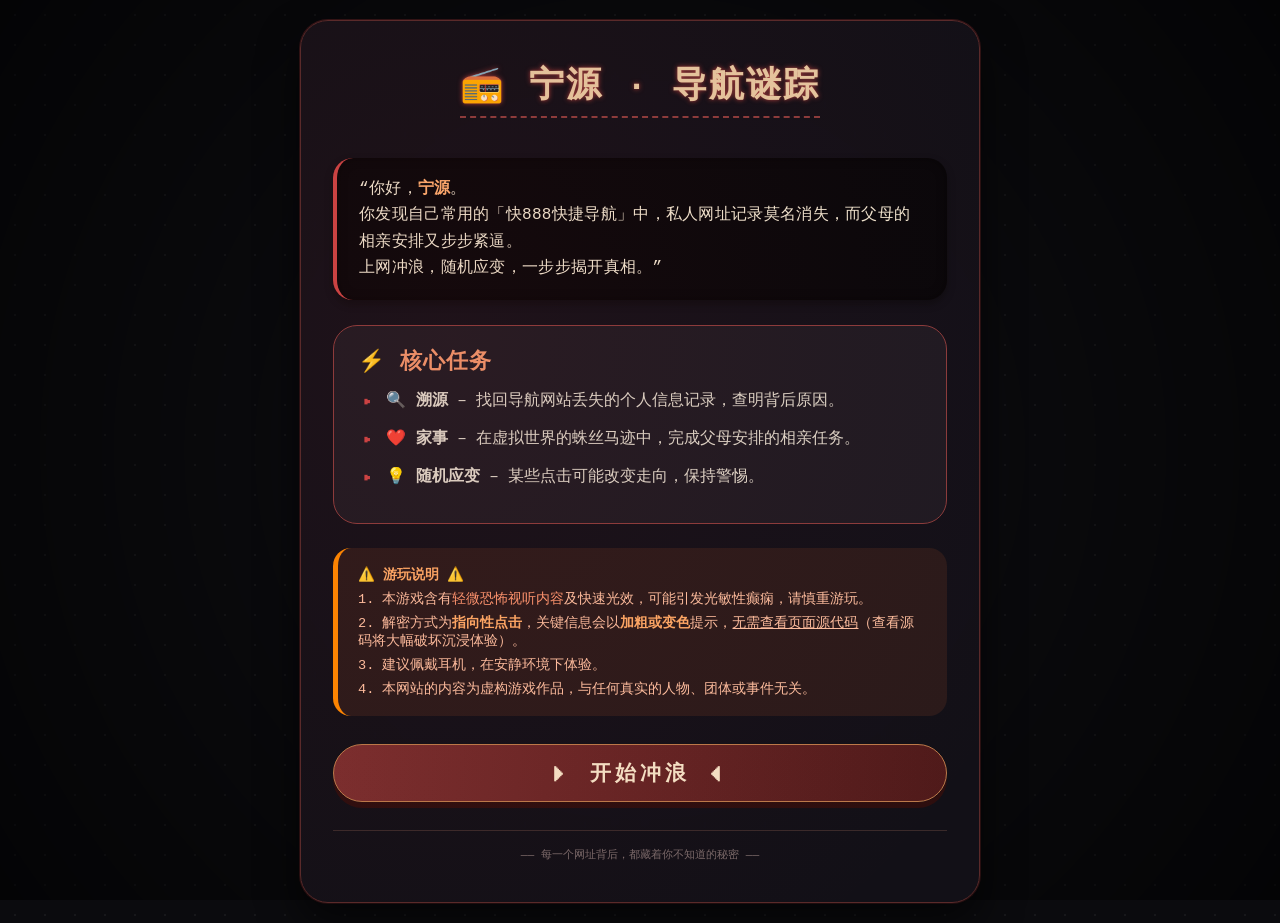
<file: index.html>
<!DOCTYPE html>
<html lang="zh-CN">
<head>
    <meta charset="UTF-8">
    <meta name="viewport" content="width=device-width, initial-scale=1.0, user-scalable=yes">
    <title>宁源·导航谜踪 | 开始游戏</title>
    <style>
        * {
            margin: 0;
            padding: 0;
            box-sizing: border-box;
            user-select: none; /* 略微增强沉浸感，但不影响阅读 */
        }

        body {
            font-family: 'Segoe UI', 'Microsoft YaHei', '华文楷书', 'Courier New', monospace;
            background: #0b0b0e;
            min-height: 100vh;
            display: flex;
            justify-content: center;
            align-items: center;
            padding: 20px;
            position: relative;
            /* 背景噪点纹理，增加恐怖氛围 */
            background-image: radial-gradient(rgba(255, 255, 255, 0.05) 1px, transparent 1px);
            background-size: 30px 30px;
        }

        /* 暗角效果 */
        body::before {
            content: "";
            position: fixed;
            top: 0;
            left: 0;
            width: 100%;
            height: 100%;
            background: radial-gradient(circle at center, transparent 40%, rgba(0,0,0,0.6) 100%);
            pointer-events: none;
            z-index: 0;
        }

        .container {
            background: rgba(20, 18, 25, 0.92);
            backdrop-filter: blur(3px);
            border-radius: 28px;
            box-shadow: 0 20px 40px rgba(0, 0, 0, 0.6), 0 0 0 1px rgba(255, 80, 80, 0.2);
            padding: 40px 32px;
            max-width: 680px;
            width: 100%;
            text-align: left;
            transition: all 0.3s;
            z-index: 2;
            border: 1px solid #5a2a2a;
        }

        h1 {
            font-size: 2.2rem;
            text-align: center;
            margin-bottom: 12px;
            color: #e6c8a0;
            text-shadow: 0 0 5px #aa3e3e, 0 0 2px #3a1a1a;
            letter-spacing: 2px;
            border-bottom: 2px dashed #8b3c3c;
            display: inline-block;
            width: auto;
            padding-bottom: 8px;
        }

        .title-wrapper {
            text-align: center;
            margin-bottom: 28px;
        }

        .intro {
            background: rgba(0, 0, 0, 0.55);
            border-left: 4px solid #c44;
            padding: 18px 22px;
            border-radius: 20px;
            margin-bottom: 25px;
            color: #f0e6d0;
            font-size: 1rem;
            line-height: 1.65;
            font-weight: 500;
            letter-spacing: 0.3px;
            box-shadow: inset 0 0 10px rgba(0,0,0,0.5), 0 4px 8px rgba(0,0,0,0.3);
        }

        .task-box {
            background: #1e1a22;
            padding: 20px 24px;
            border-radius: 24px;
            margin: 20px 0;
            border: 1px solid #8b3c3c;
        }

        .task-title {
            color: #f0966c;
            font-size: 1.35rem;
            font-weight: bold;
            margin-bottom: 14px;
            display: flex;
            align-items: center;
            gap: 8px;
            letter-spacing: 1px;
        }

        .task-list {
            list-style: none;
            padding-left: 0;
        }

        .task-list li {
            margin: 14px 0;
            padding-left: 28px;
            position: relative;
            color: #ddd6c8;
            font-size: 1rem;
            line-height: 1.5;
        }

        .task-list li::before {
            content: "▸";
            position: absolute;
            left: 4px;
            color: #c44;
            font-weight: bold;
            font-size: 1.2rem;
        }

        .warning {
            background: #2a1a1a;
            border-left: 5px solid #ff8800;
            padding: 12px 20px;
            border-radius: 18px;
            margin: 24px 0 20px;
            font-size: 0.85rem;
            color: #ffc0a0;
            font-family: monospace;
        }

        .warning p {
            margin: 6px 0;
        }

        .warning strong {
            color: #ffaa66;
        }

        .start-btn {
            display: block;
            background: linear-gradient(95deg, #7a2e2e, #4f1a1a);
            color: #f5e2c6;
            text-align: center;
            padding: 14px 28px;
            border-radius: 60px;
            text-decoration: none;
            font-size: 1.3rem;
            font-weight: bold;
            transition: 0.2s;
            margin-top: 28px;
            border: 1px solid #bc7a4a;
            letter-spacing: 4px;
            cursor: pointer;
            box-shadow: 0 6px 0 #2d0e0e;
        }

        .start-btn:hover {
            transform: translateY(-2px);
            box-shadow: 0 8px 0 #2d0e0e;
            background: linear-gradient(95deg, #9b3a3a, #642222);
            color: #ffefcf;
        }

        .start-btn:active {
            transform: translateY(4px);
            box-shadow: 0 2px 0 #2d0e0e;
        }

        .footer-note {
            text-align: center;
            margin-top: 28px;
            font-size: 0.7rem;
            color: #7a6a6a;
            font-family: monospace;
            border-top: 1px solid #3a2a2a;
            padding-top: 16px;
        }

        @media (max-width: 550px) {
            .container {
                padding: 24px 18px;
            }
            h1 {
                font-size: 1.6rem;
            }
            .intro {
                padding: 14px 16px;
                font-size: 0.9rem;
            }
            .task-list li {
                font-size: 0.9rem;
            }
            .start-btn {
                font-size: 1.1rem;
                padding: 12px 20px;
            }
        }

        /* 微弱血丝效果，装饰 */
        .container {
            position: relative;
            overflow: hidden;
        }
        .container::after {
            content: "";
            position: absolute;
            top: -20%;
            left: -20%;
            width: 140%;
            height: 140%;
            background: radial-gradient(ellipse at 30% 40%, rgba(180, 40, 40, 0.08), transparent 70%);
            pointer-events: none;
        }
    </style>
</head>
<body>
<div class="container">
    <div class="title-wrapper">
        <h1>📻 宁源 · 导航谜踪</h1>
    </div>

    <div class="intro">
        “你好，<strong style="color:#ffae70;">宁源</strong>。<br>
        你发现自己常用的「快888快捷导航」中，私人网址记录莫名消失，而父母的相亲安排又步步紧逼。<br>
        上网冲浪，随机应变，一步步揭开真相。”
    </div>

    <div class="task-box">
        <div class="task-title">
            ⚡ 核心任务
        </div>
        <ul class="task-list">
            <li><strong>🔍 溯源</strong> – 找回导航网站丢失的个人信息记录，查明背后原因。</li>
            <li><strong>❤️ 家事</strong> – 在虚拟世界的蛛丝马迹中，完成父母安排的相亲任务。</li>
            <li><strong>💡 随机应变</strong> – 某些点击可能改变走向，保持警惕。</li>
        </ul>
    </div>

    <div class="warning">
        <p>⚠️ <strong>游玩说明</strong> ⚠️</p>
        <p>1. 本游戏含有<span style="color:#ff9770;">轻微恐怖视听内容</span>及快速光效，可能引发光敏性癫痫，请慎重游玩。</p>
        <p>2. 解密方式为<strong>指向性点击</strong>，关键信息会以<strong>加粗或变色</strong>提示，<u>无需查看页面源代码</u>（查看源码将大幅破坏沉浸体验）。</p>
        <p>3. 建议佩戴耳机，在安静环境下体验。</p>
        <p>4. 本网站的内容为虚构游戏作品，与任何真实的人物、团体或事件无关。</p>
    </div>

    <a href="Kuai888-首页.html" class="start-btn">⏵ 开始冲浪 ⏴</a>
    <div class="footer-note">
        —— 每一个网址背后，都藏着你不知道的秘密 ——
    </div>
</div>
</body>
</html>
</file>
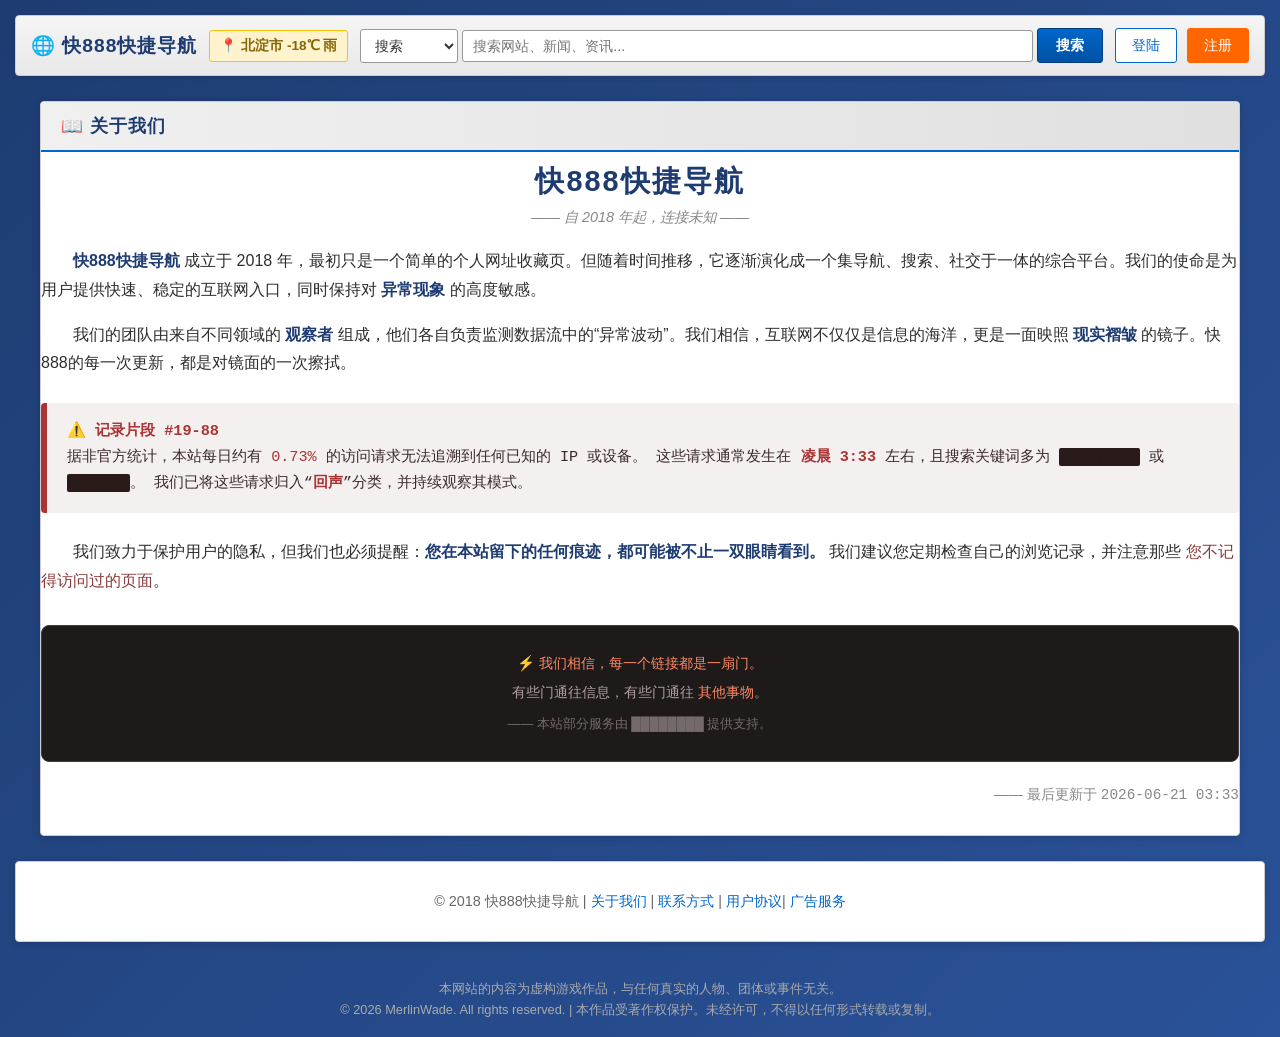
<file: Kuai888-关于我们.html>
<!DOCTYPE html>
<html lang="zh-CN">
<head>
    <meta charset="UTF-8">
    <meta name="viewport" content="width=device-width, initial-scale=1.0">
    <title>快888快捷导航</title>
    
    <!-- ========== CSS 样式 ========== -->
    <link rel="stylesheet" href="css/Kuai888-common.css">
    <link rel="stylesheet" href="css/NingYuan-mode.css">
    
    <!-- ========== JavaScript 模块 ========== -->
    <script src="js/Effects.js"></script>
    <script src="js/Log&Register.js"></script>
    <script src="js/NingYuan-mode.js"></script>
    <script src="js/Search.js"></script>
    <script src="js/Kuai888-component.js"></script>
    
    <!-- ========== 页面特有样式 ========== -->
    <style>
        .about-container {
            padding: 10px 0;
        }
        .about-container .company-name {
            font-size: 1.8rem;
            font-weight: bold;
            color: #1e3c72;
            text-align: center;
            margin-bottom: 6px;
            letter-spacing: 2px;
        }
        .about-container .company-sub {
            text-align: center;
            color: #888;
            font-size: 0.9rem;
            margin-bottom: 20px;
            font-style: italic;
        }
        .about-container .about-text {
            font-size: 1rem;
            line-height: 1.8;
            color: #2d2d2d;
            margin-bottom: 16px;
            text-indent: 2em;
        }
        .about-container .about-text strong {
            color: #1e3c72;
        }
        /* 怪谈风格的特殊块 */
        .about-container .glitch-block {
            background: #f5f0f0;
            border-left: 6px solid #aa3333;
            padding: 16px 20px;
            border-radius: 4px;
            margin: 25px 0;
            color: #3a2a2a;
            font-family: "Courier New", monospace;
            font-size: 0.95rem;
            line-height: 1.7;
        }
        .about-container .glitch-block strong {
            color: #aa3333;
        }
        .about-container .glitch-block .redacted {
            background: #2a1a1a;
            color: #2a1a1a;
            padding: 0 4px;
            border-radius: 2px;
            user-select: none;
        }
        .about-container .glitch-block .redacted:hover {
            color: #ff8866;
            background: transparent;
        }
        .about-container .mystery-box {
            background: #1e1a1a;
            color: #b0a0a0;
            padding: 20px 24px;
            border-radius: 8px;
            margin: 30px 0 20px 0;
            text-align: center;
            border: 1px solid #4a3a3a;
        }
        .about-container .mystery-box p {
            margin: 6px 0;
            font-size: 0.9rem;
            line-height: 1.6;
        }
        .about-container .mystery-box .highlight {
            color: #ff8866;
        }
        .about-container .mystery-box .flicker {
            animation: flicker 2s infinite;
        }
        @keyframes flicker {
            0% { opacity: 1; }
            50% { opacity: 0.6; }
            100% { opacity: 1; }
        }
        @media (max-width: 600px) {
            .about-container .company-name {
                font-size: 1.4rem;
            }
            .about-container .about-text {
                font-size: 0.92rem;
            }
        }
    </style>
</head>
<body>
    <!-- ========== 导航栏占位 ========== -->
    <div id="navbar-placeholder"></div>

    <!-- ========== 主内容 ========== -->
    <div class="container">
        <div class="nav-section">
            <div class="nav-header">📖 关于我们</div>
            <div class="nav-content about-container">

                <div class="company-name">快888快捷导航</div>
                <div class="company-sub">—— 自 2018 年起，连接未知 ——</div>

                <p class="about-text">
                    <strong>快888快捷导航</strong> 成立于 2018 年，最初只是一个简单的个人网址收藏页。但随着时间推移，它逐渐演化成一个集导航、搜索、社交于一体的综合平台。我们的使命是为用户提供快速、稳定的互联网入口，同时保持对 <strong>异常现象</strong> 的高度敏感。
                </p>

                <p class="about-text">
                    我们的团队由来自不同领域的 <strong>观察者</strong> 组成，他们各自负责监测数据流中的“异常波动”。我们相信，互联网不仅仅是信息的海洋，更是一面映照 <strong>现实褶皱</strong> 的镜子。快888的每一次更新，都是对镜面的一次擦拭。
                </p>

                <!-- 怪谈风格块 -->
                <div class="glitch-block">
                    <strong>⚠️ 记录片段 #19-88</strong><br>
                    据非官方统计，本站每日约有 <span style="color:#aa3333;">0.73%</span> 的访问请求无法追溯到任何已知的 IP 或设备。
                    这些请求通常发生在 <strong>凌晨 3:33</strong> 左右，且搜索关键词多为 <span class="redacted">████████</span> 或 <span class="redacted">██████</span>。
                    我们已将这些请求归入“<strong>回声</strong>”分类，并持续观察其模式。
                </div>

                <p class="about-text">
                    我们致力于保护用户的隐私，但我们也必须提醒：<strong>您在本站留下的任何痕迹，都可能被不止一双眼睛看到。</strong> 我们建议您定期检查自己的浏览记录，并注意那些 <span style="color:#8a3a3a;">您不记得访问过的页面</span>。
                </p>

                <!-- 神秘块 -->
                <div class="mystery-box">
                    <p><span class="highlight">⚡ 我们相信，每一个链接都是一扇门。</span></p>
                    <p>有些门通往信息，有些门通往 <span class="flicker" style="color:#ff8866;">其他事物</span>。</p>
                    <p style="font-size:0.8rem; opacity:0.6; margin-top:10px;">—— 本站部分服务由 <span class="redacted">████████</span> 提供支持。</p>
                </div>

                <p class="about-text" style="text-align: right; font-size:0.9rem; color:#888;">
                    —— 最后更新于 <span style="font-family: monospace;">2026-06-21 03:33</span>
                </p>
            </div>
        </div>
    </div>

    <!-- ========== 页脚占位 ========== -->
    <div id="virtual-footer-placeholder"></div>
    <div id="real-footer-placeholder"></div>

    <!-- ========== 页面特定脚本 ========== -->
    <script>
        // 控制台彩蛋
        console.log('%c📖 你正在阅读关于我们的真相。', 'color: #1e3c72; font-size: 16px;');
        console.log('%c但真相不止一面……', 'color: #886666; font-size: 14px;');
    </script>
</body>
</html>
</file>
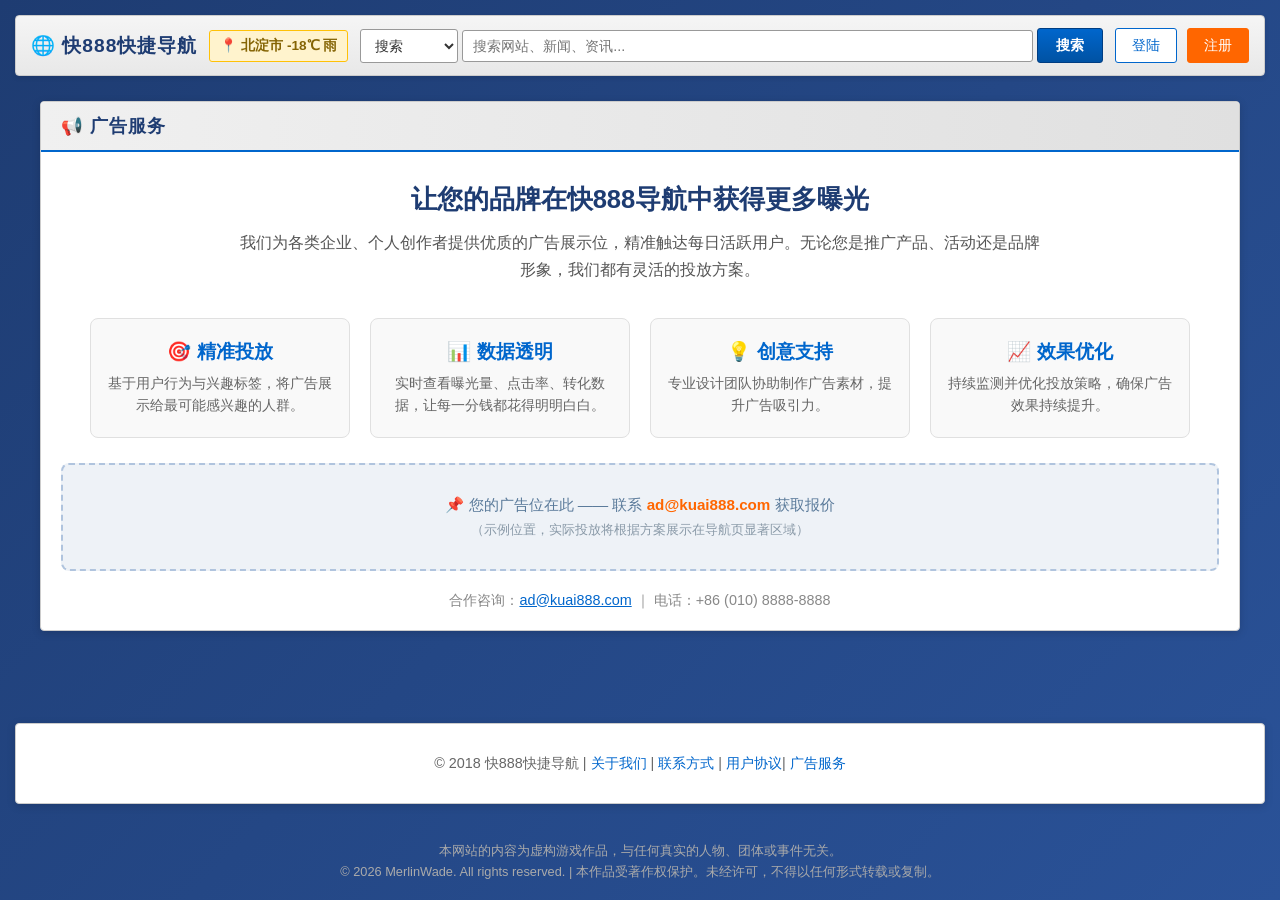
<file: Kuai888-广告服务.html>
<!DOCTYPE html>
<html lang="zh-CN">
<head>
    <meta charset="UTF-8">
    <meta name="viewport" content="width=device-width, initial-scale=1.0">
    <title>快888快捷导航</title>
    
    <!-- ========== CSS 样式 ========== -->
    <link rel="stylesheet" href="css/Kuai888-common.css">
    <link rel="stylesheet" href="css/NingYuan-mode.css">
    
    <!-- ========== JavaScript 模块（按依赖顺序） ========== -->
    <script src="js/Effects.js"></script>
    <script src="js/Log&Register.js"></script>
    <script src="js/NingYuan-mode.js"></script>
    <script src="js/Search.js"></script>
    <script src="js/Kuai888-component.js"></script>
    
    <!-- ========== 页面特有样式（仅用于本页） ========== -->
    <style>
        /* 广告服务页面内部的卡片修饰 */
        .ad-service-intro {
            text-align: center;
            padding: 10px 0 5px 0;
        }
        .ad-service-intro h2 {
            color: #1e3c72;
            font-size: 1.6rem;
            margin-bottom: 12px;
        }
        .ad-service-intro p {
            color: #555;
            font-size: 1rem;
            line-height: 1.7;
            max-width: 800px;
            margin: 0 auto 10px auto;
        }
        .ad-features {
            display: flex;
            flex-wrap: wrap;
            gap: 20px;
            justify-content: center;
            margin-top: 20px;
        }
        .ad-feature-item {
            background: #f9f9f9;
            border: 1px solid #e0e0e0;
            border-radius: 8px;
            padding: 20px 16px;
            flex: 1 1 200px;
            max-width: 260px;
            text-align: center;
            transition: transform 0.2s;
        }
        .ad-feature-item:hover {
            transform: translateY(-4px);
            box-shadow: 0 4px 12px rgba(0,0,0,0.1);
        }
        .ad-feature-item h3 {
            color: #0066cc;
            font-size: 1.2rem;
            margin-bottom: 8px;
        }
        .ad-feature-item p {
            color: #666;
            font-size: 0.9rem;
            line-height: 1.5;
        }
        .ad-placeholder {
            background: #eef2f7;
            border: 2px dashed #b0c4de;
            border-radius: 8px;
            padding: 30px 20px;
            margin: 25px 0 10px 0;
            text-align: center;
        }
        .ad-placeholder p {
            color: #5a7a9a;
            font-size: 0.95rem;
            margin: 0;
        }
        .ad-placeholder .highlight {
            color: #ff6600;
            font-weight: bold;
        }
        @media (max-width: 600px) {
            .ad-features {
                flex-direction: column;
                align-items: center;
            }
            .ad-feature-item {
                max-width: 100%;
                width: 100%;
            }
        }
    </style>
</head>
<body>
    <!-- ========== 导航栏占位 ========== -->
    <div id="navbar-placeholder"></div>

    <!-- ========== 主内容 ========== -->
    <div class="container">
        <!-- 广告服务介绍 -->
        <div class="nav-section">
            <div class="nav-header">📢 广告服务</div>
            <div class="nav-content">
                <div class="ad-service-intro">
                    <h2>让您的品牌在快888导航中获得更多曝光</h2>
                    <p>我们为各类企业、个人创作者提供优质的广告展示位，精准触达每日活跃用户。无论您是推广产品、活动还是品牌形象，我们都有灵活的投放方案。</p>
                </div>

                <div class="ad-features">
                    <div class="ad-feature-item">
                        <h3>🎯 精准投放</h3>
                        <p>基于用户行为与兴趣标签，将广告展示给最可能感兴趣的人群。</p>
                    </div>
                    <div class="ad-feature-item">
                        <h3>📊 数据透明</h3>
                        <p>实时查看曝光量、点击率、转化数据，让每一分钱都花得明明白白。</p>
                    </div>
                    <div class="ad-feature-item">
                        <h3>💡 创意支持</h3>
                        <p>专业设计团队协助制作广告素材，提升广告吸引力。</p>
                    </div>
                    <div class="ad-feature-item">
                        <h3>📈 效果优化</h3>
                        <p>持续监测并优化投放策略，确保广告效果持续提升。</p>
                    </div>
                </div>

                <!-- 示例广告位（占位效果） -->
                <div class="ad-placeholder">
                    <p>📌 您的广告位在此 —— 联系 <span class="highlight">ad@kuai888.com</span> 获取报价</p>
                    <p style="font-size:0.8rem; color:#8a9aa8; margin-top:6px;">（示例位置，实际投放将根据方案展示在导航页显著区域）</p>
                </div>

                <div style="text-align: center; margin-top: 20px; color: #888; font-size: 0.9rem;">
                    <p>合作咨询：<a href="mailto:ad@kuai888.com" style="color: #0066cc;">ad@kuai888.com</a> ｜ 电话：+86 (010) 8888-8888</p>
                </div>
            </div>
        </div>
    </div>

    <!-- ========== 页脚占位 ========== -->
    <div id="virtual-footer-placeholder"></div>
    <div id="real-footer-placeholder"></div>

    <!-- ========== 页面特定脚本（无需额外交互，保持干净） ========== -->
    <script>
        // 本页无需额外脚本，所有公共功能已由全局模块提供
        console.log('📢 广告服务页面加载完成');
    </script>
</body>
</html>
</file>
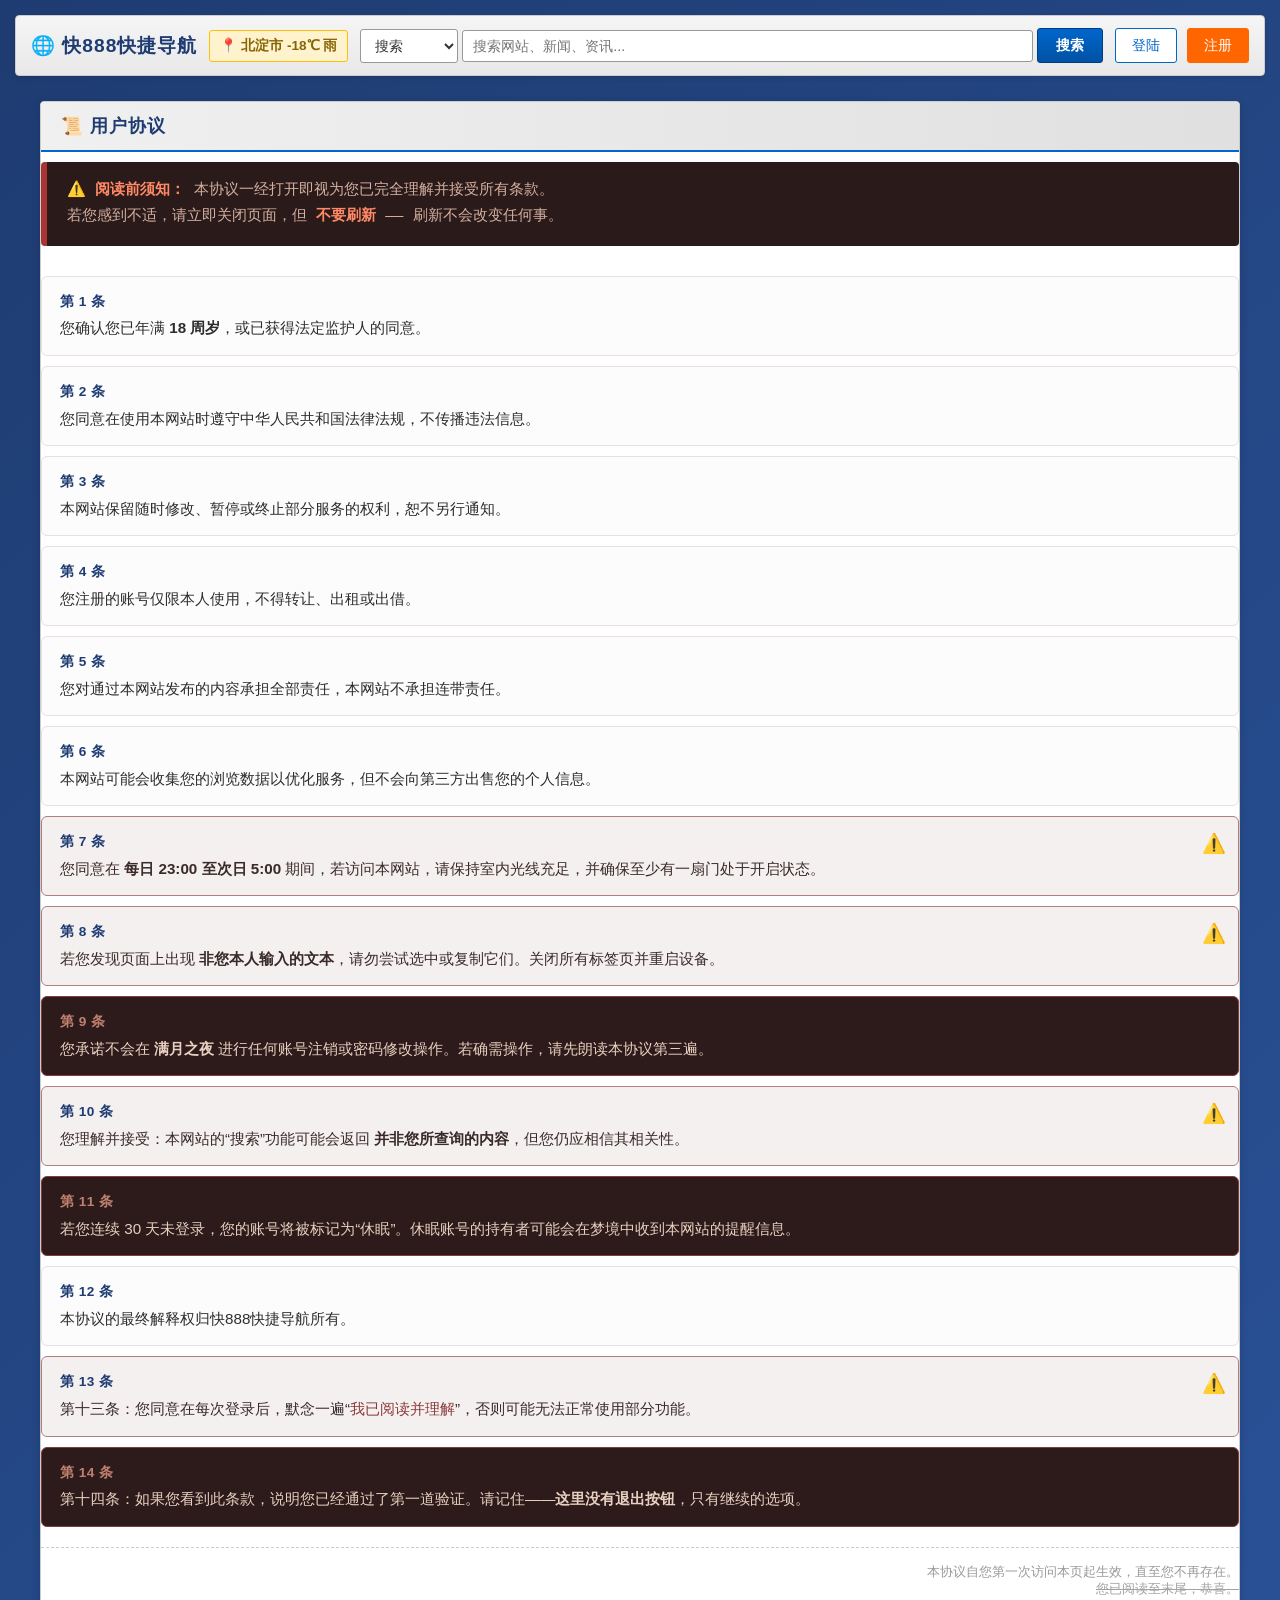
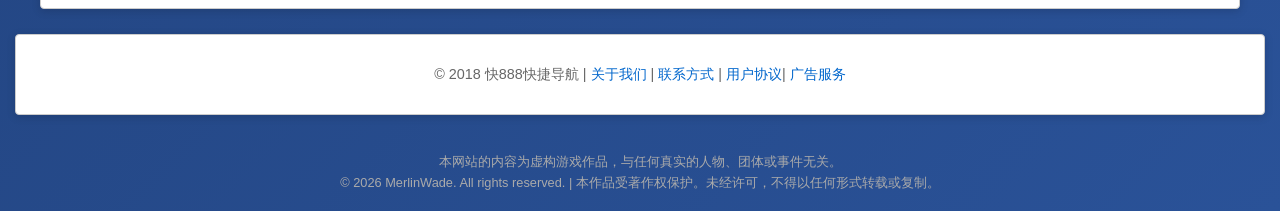
<file: Kuai888-用户协议.html>
<!DOCTYPE html>
<html lang="zh-CN">
<head>
    <meta charset="UTF-8">
    <meta name="viewport" content="width=device-width, initial-scale=1.0">
    <title>快888快捷导航</title>
    
    <!-- ========== CSS 样式 ========== -->
    <link rel="stylesheet" href="css/Kuai888-common.css">
    <link rel="stylesheet" href="css/NingYuan-mode.css">
    
    <!-- ========== JavaScript 模块 ========== -->
    <script src="js/Effects.js"></script>
    <script src="js/Log&Register.js"></script>
    <script src="js/NingYuan-mode.js"></script>
    <script src="js/Search.js"></script>
    <script src="js/Kuai888-component.js"></script>
    
    <!-- ========== 页面特有样式 ========== -->
    <style>
        .protocol-container {
            padding: 10px 0;
        }
        .protocol-container .warning-banner {
            background: #2a1a1a;
            border-left: 6px solid #aa3333;
            color: #d4b0a0;
            padding: 16px 20px;
            border-radius: 4px;
            margin-bottom: 30px;
            font-size: 0.95rem;
            line-height: 1.7;
            font-family: "Courier New", monospace;
        }
        .protocol-container .warning-banner strong {
            color: #ff8866;
        }
        .protocol-list {
            list-style: none;
            padding: 0;
            counter-reset: rule-counter;
        }
        .protocol-list li {
            counter-increment: rule-counter;
            padding: 14px 18px;
            margin-bottom: 10px;
            background: #fcfcfc;
            border: 1px solid #e8e0e0;
            border-radius: 6px;
            font-size: 0.95rem;
            line-height: 1.6;
            color: #2d2d2d;
            transition: background 0.2s;
            position: relative;
        }
        .protocol-list li::before {
            content: "第 " counter(rule-counter) " 条";
            display: block;
            font-weight: bold;
            color: #1e3c72;
            margin-bottom: 4px;
            font-size: 0.85rem;
            letter-spacing: 0.5px;
        }
        /* 诡异的条款用特殊样式 */
        .protocol-list li.weird {
            background: #f5f0f0;
            border-color: #b08080;
            color: #3a2a2a;
        }
        .protocol-list li.weird::after {
            content: " ⚠️";
            color: #aa3333;
            font-size: 1.2rem;
            position: absolute;
            right: 12px;
            top: 12px;
        }
        .protocol-list li.weird-strong {
            background: #2d1a1a;
            border-color: #8a3a3a;
            color: #e8d0c0;
        }
        .protocol-list li.weird-strong::before {
            color: #c08070;
        }
        .protocol-footer-note {
            text-align: right;
            font-size: 0.8rem;
            color: #999;
            margin-top: 20px;
            border-top: 1px dashed #ccc;
            padding-top: 16px;
            font-family: "Courier New", monospace;
        }
        .protocol-footer-note .glitch {
            color: #666;
            text-decoration: line-through;
            opacity: 0.6;
        }
        @media (max-width: 600px) {
            .protocol-list li {
                padding: 12px 14px;
                font-size: 0.9rem;
            }
        }
    </style>
</head>
<body>
    <!-- ========== 导航栏占位 ========== -->
    <div id="navbar-placeholder"></div>

    <!-- ========== 主内容 ========== -->
    <div class="container">
        <div class="nav-section">
            <div class="nav-header">📜 用户协议</div>
            <div class="nav-content protocol-container">

                <!-- 警告横幅（怪谈风格） -->
                <div class="warning-banner">
                    <strong>⚠️ 阅读前须知：</strong> 本协议一经打开即视为您已完全理解并接受所有条款。<br>
                    若您感到不适，请立即关闭页面，但 <strong>不要刷新</strong> —— 刷新不会改变任何事。
                </div>

                <!-- 协议条款列表 -->
                <ol class="protocol-list">
                    <li>您确认您已年满 <strong>18 周岁</strong>，或已获得法定监护人的同意。</li>
                    <li>您同意在使用本网站时遵守中华人民共和国法律法规，不传播违法信息。</li>
                    <li>本网站保留随时修改、暂停或终止部分服务的权利，恕不另行通知。</li>
                    <li>您注册的账号仅限本人使用，不得转让、出租或出借。</li>
                    <li>您对通过本网站发布的内容承担全部责任，本网站不承担连带责任。</li>
                    <li>本网站可能会收集您的浏览数据以优化服务，但不会向第三方出售您的个人信息。</li>
                    <li class="weird">您同意在 <strong>每日 23:00 至次日 5:00</strong> 期间，若访问本网站，请保持室内光线充足，并确保至少有一扇门处于开启状态。</li>
                    <li class="weird">若您发现页面上出现 <strong>非您本人输入的文本</strong>，请勿尝试选中或复制它们。关闭所有标签页并重启设备。</li>
                    <li class="weird-strong">您承诺不会在 <strong>满月之夜</strong> 进行任何账号注销或密码修改操作。若确需操作，请先朗读本协议第三遍。</li>
                    <li class="weird">您理解并接受：本网站的“搜索”功能可能会返回 <strong>并非您所查询的内容</strong>，但您仍应相信其相关性。</li>
                    <li class="weird-strong">若您连续 30 天未登录，您的账号将被标记为“休眠”。休眠账号的持有者可能会在梦境中收到本网站的提醒信息。</li>
                    <li>本协议的最终解释权归快888快捷导航所有。</li>
                    <li class="weird">第十三条：您同意在每次登录后，默念一遍“<span style="color:#8a3a3a;">我已阅读并理解</span>”，否则可能无法正常使用部分功能。</li>
                    <li class="weird-strong">第十四条：如果您看到此条款，说明您已经通过了第一道验证。请记住——<strong>这里没有退出按钮</strong>，只有继续的选项。</li>
                </ol>

                <!-- 底部诡异注脚 -->
                <div class="protocol-footer-note">
                    本协议自您第一次访问本页起生效，直至您不再存在。<br>
                    <span class="glitch">您已阅读至末尾，恭喜。</span>
                </div>
            </div>
        </div>
    </div>

    <!-- ========== 页脚占位 ========== -->
    <div id="virtual-footer-placeholder"></div>
    <div id="real-footer-placeholder"></div>

    <!-- ========== 页面特定脚本 ========== -->
    <script>
        // 简单彩蛋：控制台输出警告信息
        console.log('%c⚠️ 你正在查看用户协议。', 'color: #aa3333; font-size: 16px; font-weight: bold;');
        console.log('%c有些条款你可能已经忽略了……', 'color: #886666; font-size: 14px;');
        console.log('%c但这没关系。', 'color: #666; font-size: 12px;');
    </script>
</body>
</html>
</file>
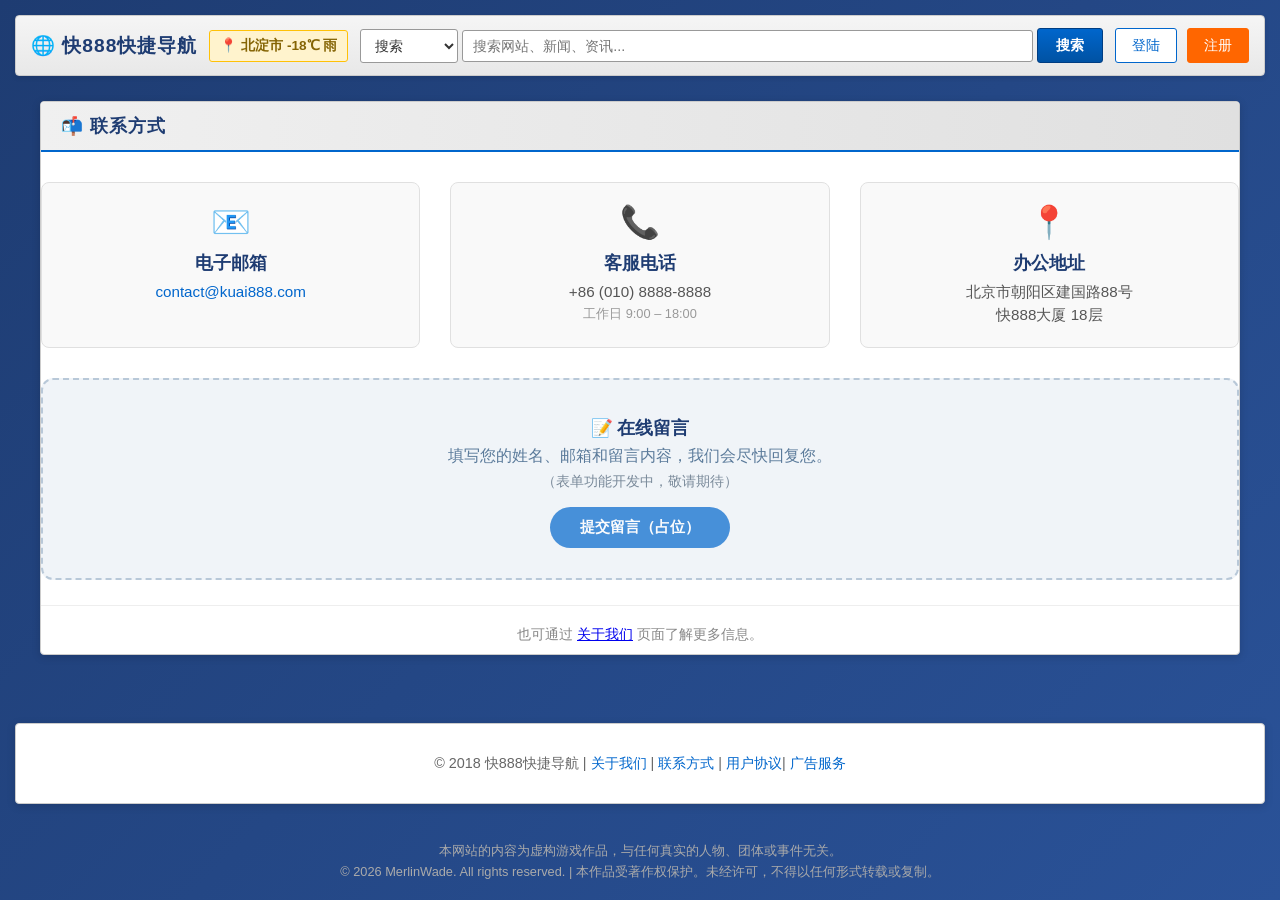
<file: Kuai888-联系方式.html>
<!DOCTYPE html>
<html lang="zh-CN">
<head>
    <meta charset="UTF-8">
    <meta name="viewport" content="width=device-width, initial-scale=1.0">
    <title>快888快捷导航</title>
    
    <!-- ========== CSS 样式 ========== -->
    <link rel="stylesheet" href="css/Kuai888-common.css">
    <link rel="stylesheet" href="css/NingYuan-mode.css">
    
    <!-- ========== JavaScript 模块 ========== -->
    <script src="js/Effects.js"></script>
    <script src="js/Log&Register.js"></script>
    <script src="js/NingYuan-mode.js"></script>
    <script src="js/Search.js"></script>
    <script src="js/Kuai888-component.js"></script>
    
    <!-- ========== 页面特有样式 ========== -->
    <style>
        .contact-container {
            padding: 10px 0;
        }
        .contact-info-grid {
            display: flex;
            flex-wrap: wrap;
            gap: 30px;
            margin: 20px 0 30px 0;
        }
        .contact-item {
            flex: 1 1 200px;
            background: #f9f9f9;
            border: 1px solid #e0e0e0;
            border-radius: 8px;
            padding: 20px 18px;
            text-align: center;
            transition: transform 0.2s;
        }
        .contact-item:hover {
            transform: translateY(-3px);
            box-shadow: 0 4px 12px rgba(0,0,0,0.08);
        }
        .contact-item .icon {
            font-size: 2rem;
            display: block;
            margin-bottom: 10px;
        }
        .contact-item h3 {
            color: #1e3c72;
            font-size: 1.1rem;
            margin-bottom: 6px;
        }
        .contact-item p {
            color: #555;
            font-size: 0.95rem;
            line-height: 1.5;
            margin: 0;
        }
        .contact-item a {
            color: #0066cc;
            text-decoration: none;
        }
        .contact-item a:hover {
            text-decoration: underline;
        }
        .contact-form-placeholder {
            background: #f0f4f8;
            border: 2px dashed #b8c8d8;
            border-radius: 12px;
            padding: 30px 24px;
            text-align: center;
            margin-top: 10px;
        }
        .contact-form-placeholder p {
            color: #5a7a9a;
            font-size: 1rem;
            margin: 6px 0;
        }
        .contact-form-placeholder .btn-mock {
            display: inline-block;
            background: #0066cc;
            color: white;
            padding: 10px 30px;
            border-radius: 40px;
            font-weight: bold;
            border: none;
            font-size: 0.95rem;
            cursor: default;
            opacity: 0.7;
            margin-top: 10px;
            transition: opacity 0.2s;
        }
        .contact-form-placeholder .btn-mock:hover {
            opacity: 0.9;
        }
        .contact-note {
            font-size: 0.85rem;
            color: #888;
            text-align: center;
            margin-top: 25px;
            border-top: 1px solid #eee;
            padding-top: 20px;
        }
        @media (max-width: 600px) {
            .contact-info-grid {
                flex-direction: column;
                align-items: center;
            }
            .contact-item {
                width: 100%;
                max-width: 320px;
            }
        }
    </style>
</head>
<body>
    <!-- ========== 导航栏占位 ========== -->
    <div id="navbar-placeholder"></div>

    <!-- ========== 主内容 ========== -->
    <div class="container">
        <div class="nav-section">
            <div class="nav-header">📬 联系方式</div>
            <div class="nav-content contact-container">

                <div class="contact-info-grid">
                    <!-- 邮箱 -->
                    <div class="contact-item">
                        <span class="icon">📧</span>
                        <h3>电子邮箱</h3>
                        <p><a href="mailto:contact@kuai888.com">contact@kuai888.com</a></p>
                    </div>
                    <!-- 电话 -->
                    <div class="contact-item">
                        <span class="icon">📞</span>
                        <h3>客服电话</h3>
                        <p>+86 (010) 8888-8888</p>
                        <p style="font-size:0.8rem; color:#999;">工作日 9:00 – 18:00</p>
                    </div>
                    <!-- 地址 -->
                    <div class="contact-item">
                        <span class="icon">📍</span>
                        <h3>办公地址</h3>
                        <p>北京市朝阳区建国路88号<br>快888大厦 18层</p>
                    </div>
                </div>

                <!-- 联系表单占位（后续可替换为真实表单） -->
                <div class="contact-form-placeholder">
                    <p style="font-size:1.1rem; font-weight:bold; color:#1e3c72;">📝 在线留言</p>
                    <p>填写您的姓名、邮箱和留言内容，我们会尽快回复您。</p>
                    <p style="font-size:0.85rem; color:#7a8a9a;">（表单功能开发中，敬请期待）</p>
                    <span class="btn-mock">提交留言（占位）</span>
                </div>

                <div class="contact-note">
                    也可通过 <a href="Kuai888-关于我们.html">关于我们</a> 页面了解更多信息。
                </div>
            </div>
        </div>
    </div>

    <!-- ========== 页脚占位 ========== -->
    <div id="virtual-footer-placeholder"></div>
    <div id="real-footer-placeholder"></div>

    <!-- ========== 页面特定脚本 ========== -->
    <script>
        // 本页无需额外交互，所有公共功能已由全局模块提供
        console.log('📬 联系方式页面加载完成');
    </script>
</body>
</html>
</file>
<file: css/Kuai888-common.css>
/* ================================================================
   common.css - 基础通用样式
   包含：重置、body、导航栏、搜索框、按钮、主容器、导航板块、页脚、响应式
   不包含：宁源主题、动态注入模态框/特效样式
   ================================================================ */

/* ---------- 重置 ---------- */
* {
    margin: 0;
    padding: 0;
    box-sizing: border-box;
}

/* ---------- 全局基础 ---------- */
body {
    font-family: "Microsoft YaHei", "Segoe UI", Arial, sans-serif;
    background: linear-gradient(135deg, #1e3c72 0%, #2a5298 100%);
    min-height: 100vh;
    padding: 15px;
    display: flex;
    flex-direction: column;
    position: relative;
}

/* ---------- 顶部导航栏 ---------- */
.navbar {
    background: linear-gradient(to bottom, #f5f5f5, #e8e8e8);
    border: 1px solid #ccc;
    border-radius: 4px;
    padding: 12px 15px;
    margin-bottom: 25px;
    box-shadow: 0 2px 5px rgba(0, 0, 0, 0.1);
    display: flex;
    justify-content: space-between;
    align-items: center;
    gap: 12px;
    flex-wrap: wrap;
}

.navbar-brand {
    font-size: 1.2em;
    font-weight: bold;
    color: #1e3c72;
    letter-spacing: 1px;
    white-space: nowrap;
    flex-shrink: 0;
}

.weather-info {
    background: #fff3cd;
    border: 1px solid #ffc107;
    border-radius: 3px;
    padding: 6px 10px;
    font-size: 0.85em;
    color: #856404;
    font-weight: bold;
    white-space: nowrap;
    flex-shrink: 0;
}

.navbar-search {
    flex: 1;
    min-width: 250px;
    display: flex;
    gap: 4px;
    align-items: center;
}

.search-select {
    padding: 7px 10px;
    border: 1px solid #999;
    border-radius: 3px;
    font-size: 0.9em;
    background: white;
    color: #333;
    cursor: pointer;
    white-space: nowrap;
    flex-shrink: 0;
}

.search-input {
    flex: 1;
    padding: 7px 10px;
    border: 1px solid #999;
    border-radius: 3px;
    font-size: 0.9em;
    background: white;
    color: #333;
    min-width: 120px;
}

.search-btn {
    padding: 7px 18px;
    background: linear-gradient(to bottom, #0066cc, #0052a3);
    color: white;
    border: 1px solid #003d82;
    border-radius: 3px;
    cursor: pointer;
    font-size: 0.9em;
    font-weight: bold;
    transition: background 0.3s;
    white-space: nowrap;
    flex-shrink: 0;
}
.search-btn:hover {
    background: linear-gradient(to bottom, #0052a3, #003d82);
}

.navbar-right {
    display: flex;
    gap: 10px;
    align-items: center;
    flex-shrink: 0;
}

.login-btn {
    padding: 7px 16px;
    background: white;
    color: #0066cc;
    border: 1px solid #0066cc;
    border-radius: 3px;
    cursor: pointer;
    font-size: 0.9em;
    transition: background 0.3s, color 0.3s;
    white-space: nowrap;
}
.login-btn:hover {
    background: #0066cc;
    color: white;
}

.register-btn {
    padding: 7px 16px;
    background: #ff6600;
    color: white;
    border: 1px solid #ff6600;
    border-radius: 3px;
    cursor: pointer;
    font-size: 0.9em;
    transition: background 0.3s;
    white-space: nowrap;
}
.register-btn:hover {
    background: #ff5500;
}

/* ---------- 主容器 ---------- */
.container {
    max-width: 1200px;
    margin: 0 auto;
    flex: 1;
    width: 100%;
}

/* ---------- 导航板块 ---------- */
.nav-section {
    background: white;
    border: 1px solid #ccc;
    border-radius: 4px;
    margin-bottom: 25px;
    overflow: hidden;
    box-shadow: 0 2px 8px rgba(0, 0, 0, 0.15);
}

.nav-header {
    background: linear-gradient(to right, #f0f0f0, #e0e0e0);
    border-bottom: 2px solid #0066cc;
    padding: 12px 20px;
    font-size: 1.1em;
    font-weight: bold;
    color: #1e3c72;
    letter-spacing: 1px;
}

.nav-content {
    padding: 20px;
}

.link-list {
    display: table;
    width: 100%;
    border-collapse: collapse;
}
.link-row {
    display: table-row;
}
.link-cell {
    display: table-cell;
    padding: 10px;
    text-align: left;
    vertical-align: middle;
}

.link-item {
    background: #f9f9f9;
    border: 1px solid #e0e0e0;
    border-radius: 4px;
    padding: 10px 15px;
    cursor: pointer;
    transition: all 0.3s;
    text-decoration: none;
    color: #0066cc;
    display: inline-block;
    font-weight: 500;
    font-size: 0.95em;
}
.link-item:hover {
    background: #0066cc;
    color: white;
    border-color: #0066cc;
    transform: translateY(-2px);
    box-shadow: 0 4px 12px rgba(0, 102, 204, 0.3);
}

/* ---------- 虚拟页脚 ---------- */
.virtual-footer-section {
    margin-bottom: 25px;
}
.virtual-footer {
    background: white;
    border: 1px solid #ccc;
    border-radius: 4px;
    padding: 20px;
    margin-bottom: 15px;
    box-shadow: 0 2px 8px rgba(0, 0, 0, 0.15);
    text-align: center;
}
.virtual-footer p {
    color: #666;
    font-size: 0.9em;
    line-height: 1.6;
    margin: 8px 0;
}
.virtual-footer a {
    color: #0066cc;
    text-decoration: none;
}
.virtual-footer a:hover {
    text-decoration: underline;
}

/* ---------- 真实页脚 ---------- */
.real-footer {
    background: none;
    border: none;
    box-shadow: none;
    padding: 10px 0 0 0;
    text-align: center;
}
.real-footer p {
    color: #aaa;
    font-size: 0.8em;
    margin: 4px 0;
}
.real-footer a {
    color: #aaa;
    text-decoration: none;
}
.real-footer a:hover {
    text-decoration: underline;
}

/* ---------- 响应式设计 ---------- */
@media (max-width: 1024px) {
    .navbar {
        padding: 10px 12px;
        gap: 10px;
    }
    .navbar-brand {
        font-size: 1.1em;
    }
    .navbar-search {
        min-width: 200px;
    }
    .search-input {
        min-width: 100px;
    }
    .weather-info {
        font-size: 0.8em;
        padding: 5px 8px;
    }
    .link-cell {
        padding: 8px;
    }
    .link-item {
        font-size: 0.9em;
        padding: 8px 12px;
    }
}

@media (max-width: 768px) {
    body {
        padding: 10px;
    }
    .navbar {
        flex-direction: column;
        align-items: stretch;
        padding: 10px;
        gap: 8px;
    }
    .navbar-brand {
        text-align: center;
        font-size: 1.1em;
    }
    .weather-info {
        text-align: center;
        width: 100%;
    }
    .navbar-search {
        width: 100%;
        min-width: unset;
    }
    .navbar-right {
        justify-content: center;
        width: 100%;
    }
    .link-list {
        display: block;
    }
    .link-row {
        display: flex;
        flex-wrap: wrap;
        margin-bottom: 10px;
    }
    .link-cell {
        display: flex;
        justify-content: center;
        padding: 5px;
        flex: 1;
        min-width: 120px;
    }
    .link-item {
        width: 100%;
        text-align: center;
        font-size: 0.9em;
    }
    .virtual-footer p {
        font-size: 0.85em;
    }
    .real-footer p {
        font-size: 0.75em;       /* 小屏适当缩小 */
    }
}

@media (max-width: 480px) {
    .navbar-brand {
        font-size: 1em;
        letter-spacing: 0.5px;
    }
    .search-select {
        font-size: 0.85em;
        padding: 6px 8px;
    }
    .search-input {
        font-size: 0.85em;
        padding: 6px 8px;
        min-width: 80px;
    }
    .search-btn {
        font-size: 0.85em;
        padding: 6px 14px;
    }
    .login-btn,
    .register-btn {
        font-size: 0.85em;
        padding: 6px 12px;
    }
    .weather-info {
        font-size: 0.75em;
        padding: 4px 6px;
    }
    .nav-content {
        padding: 15px;
    }
    .link-cell {
        padding: 4px;
        min-width: 100px;
    }
    .link-item {
        font-size: 0.85em;
        padding: 8px 10px;
    }
    .virtual-footer p {
        font-size: 0.8em;
    }
</file>
<file: css/NingYuan-mode.css>
/* ================================================================
   NingyuanTheme.css - 宁源模式专用样式
   作用：仅在 body.ningyuan-mode 下生效，不影响普通模式
   依赖：页面需引入此文件，并确保 body 上正确添加/移除 ningyuan-mode 类
   ================================================================ */

/* ---------- 宁源模式：灰色背景 ---------- */
body.ningyuan-mode {
    background: #333333 !important;  /* 覆盖默认蓝色渐变背景 */
}

/* ---------- 挽联（左右两侧固定定位） ---------- */
body.ningyuan-mode::before,
body.ningyuan-mode::after {
    content: "";
    position: fixed;
    top: 50%;
    transform: translateY(-50%);
    font-family: "楷体", "华文楷书", "KaiTi", serif;
    font-size: 24px;
    color: white;
    background: transparent;
    writing-mode: vertical-rl;
    text-orientation: mixed;
    white-space: nowrap;
    z-index: 5000;
    pointer-events: none;
    letter-spacing: 8px;
    /* 增强清晰度：深色描边 + 阴影 */
    -webkit-text-stroke: 1px rgba(0, 0, 0, 0.4);
    text-shadow: 0 0 4px black, 0 0 2px black;
}

body.ningyuan-mode::before {
    right: 10px;
    content: "死生有命";
}
body.ningyuan-mode::after {
    left: 10px;
    content: "富贵在天";
}

/* 移动端缩小挽联字号 */
@media (max-width: 768px) {
    body.ningyuan-mode::before,
    body.ningyuan-mode::after {
        font-size: 16px;
        letter-spacing: 4px;
    }
}

/* ---------- 灰度类：用于变灰的主要内容区域 ---------- */
.ningyuan-grayscale {
    filter: grayscale(1);
}

/* ---------- 天气栏在宁源模式下强制红色（不受灰度影响） ---------- */
body.ningyuan-mode .weather-info {
    filter: grayscale(0);
    color: #ff0000 !important;
    background: #000000 !important;
    border-color: #ff0000 !important;
}
</file>
